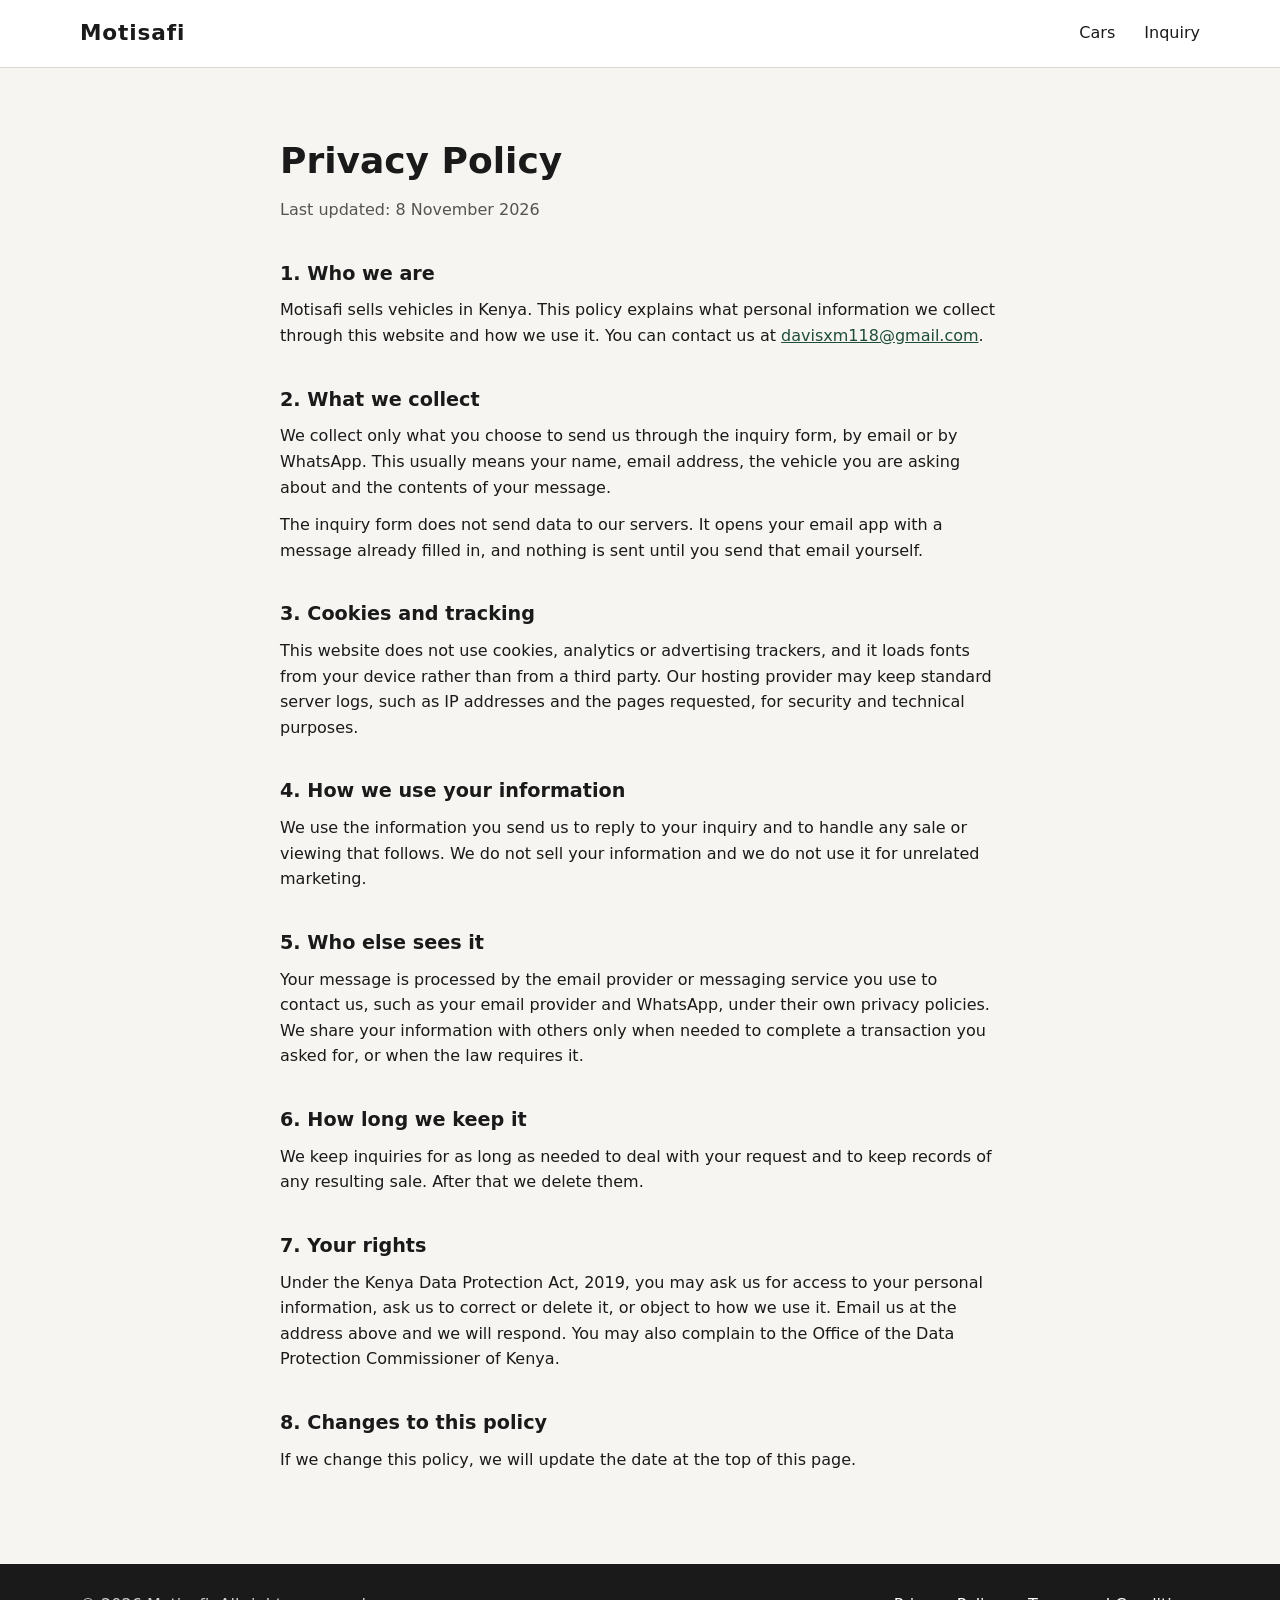
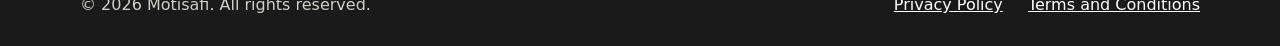
<file: privacy.html>
<!DOCTYPE html>
<html lang="en">
<head>
<meta charset="UTF-8">
<meta name="viewport" content="width=device-width, initial-scale=1.0">
<title>Privacy Policy | Motisafi</title>
<meta name="description" content="How Motisafi handles the personal information you send us.">
<link rel="icon" href="favicon.svg" type="image/svg+xml">
<link rel="stylesheet" href="style.css">
</head>
<body>

<header class="site-header">
  <div class="wrap header-inner">
    <a class="logo" href="index.html">Motisafi</a>
    <nav aria-label="Main">
      <a href="index.html#cars">Cars</a>
      <a href="index.html#contact">Inquiry</a>
    </nav>
  </div>
</header>

<main class="legal">
  <div class="wrap-narrow">
    <h1>Privacy Policy</h1>
    <p class="updated">Last updated: 8 November 2026</p>

    <h2>1. Who we are</h2>
    <p>Motisafi sells vehicles in Kenya. This policy explains what personal information we collect through this website and how we use it. You can contact us at <a href="mailto:davisxm118@gmail.com">davisxm118@gmail.com</a>.</p>

    <h2>2. What we collect</h2>
    <p>We collect only what you choose to send us through the inquiry form, by email or by WhatsApp. This usually means your name, email address, the vehicle you are asking about and the contents of your message.</p>
    <p>The inquiry form does not send data to our servers. It opens your email app with a message already filled in, and nothing is sent until you send that email yourself.</p>

    <h2>3. Cookies and tracking</h2>
    <p>This website does not use cookies, analytics or advertising trackers, and it loads fonts from your device rather than from a third party. Our hosting provider may keep standard server logs, such as IP addresses and the pages requested, for security and technical purposes.</p>

    <h2>4. How we use your information</h2>
    <p>We use the information you send us to reply to your inquiry and to handle any sale or viewing that follows. We do not sell your information and we do not use it for unrelated marketing.</p>

    <h2>5. Who else sees it</h2>
    <p>Your message is processed by the email provider or messaging service you use to contact us, such as your email provider and WhatsApp, under their own privacy policies. We share your information with others only when needed to complete a transaction you asked for, or when the law requires it.</p>

    <h2>6. How long we keep it</h2>
    <p>We keep inquiries for as long as needed to deal with your request and to keep records of any resulting sale. After that we delete them.</p>

    <h2>7. Your rights</h2>
    <p>Under the Kenya Data Protection Act, 2019, you may ask us for access to your personal information, ask us to correct or delete it, or object to how we use it. Email us at the address above and we will respond. You may also complain to the Office of the Data Protection Commissioner of Kenya.</p>

    <h2>8. Changes to this policy</h2>
    <p>If we change this policy, we will update the date at the top of this page.</p>
  </div>
</main>

<footer class="site-footer">
  <div class="wrap footer-inner">
    <p>&copy; 2026 Motisafi. All rights reserved.</p>
    <nav aria-label="Legal">
      <a href="privacy.html">Privacy Policy</a>
      <a href="terms.html">Terms and Conditions</a>
    </nav>
  </div>
</footer>

</body>
</html>
</file>
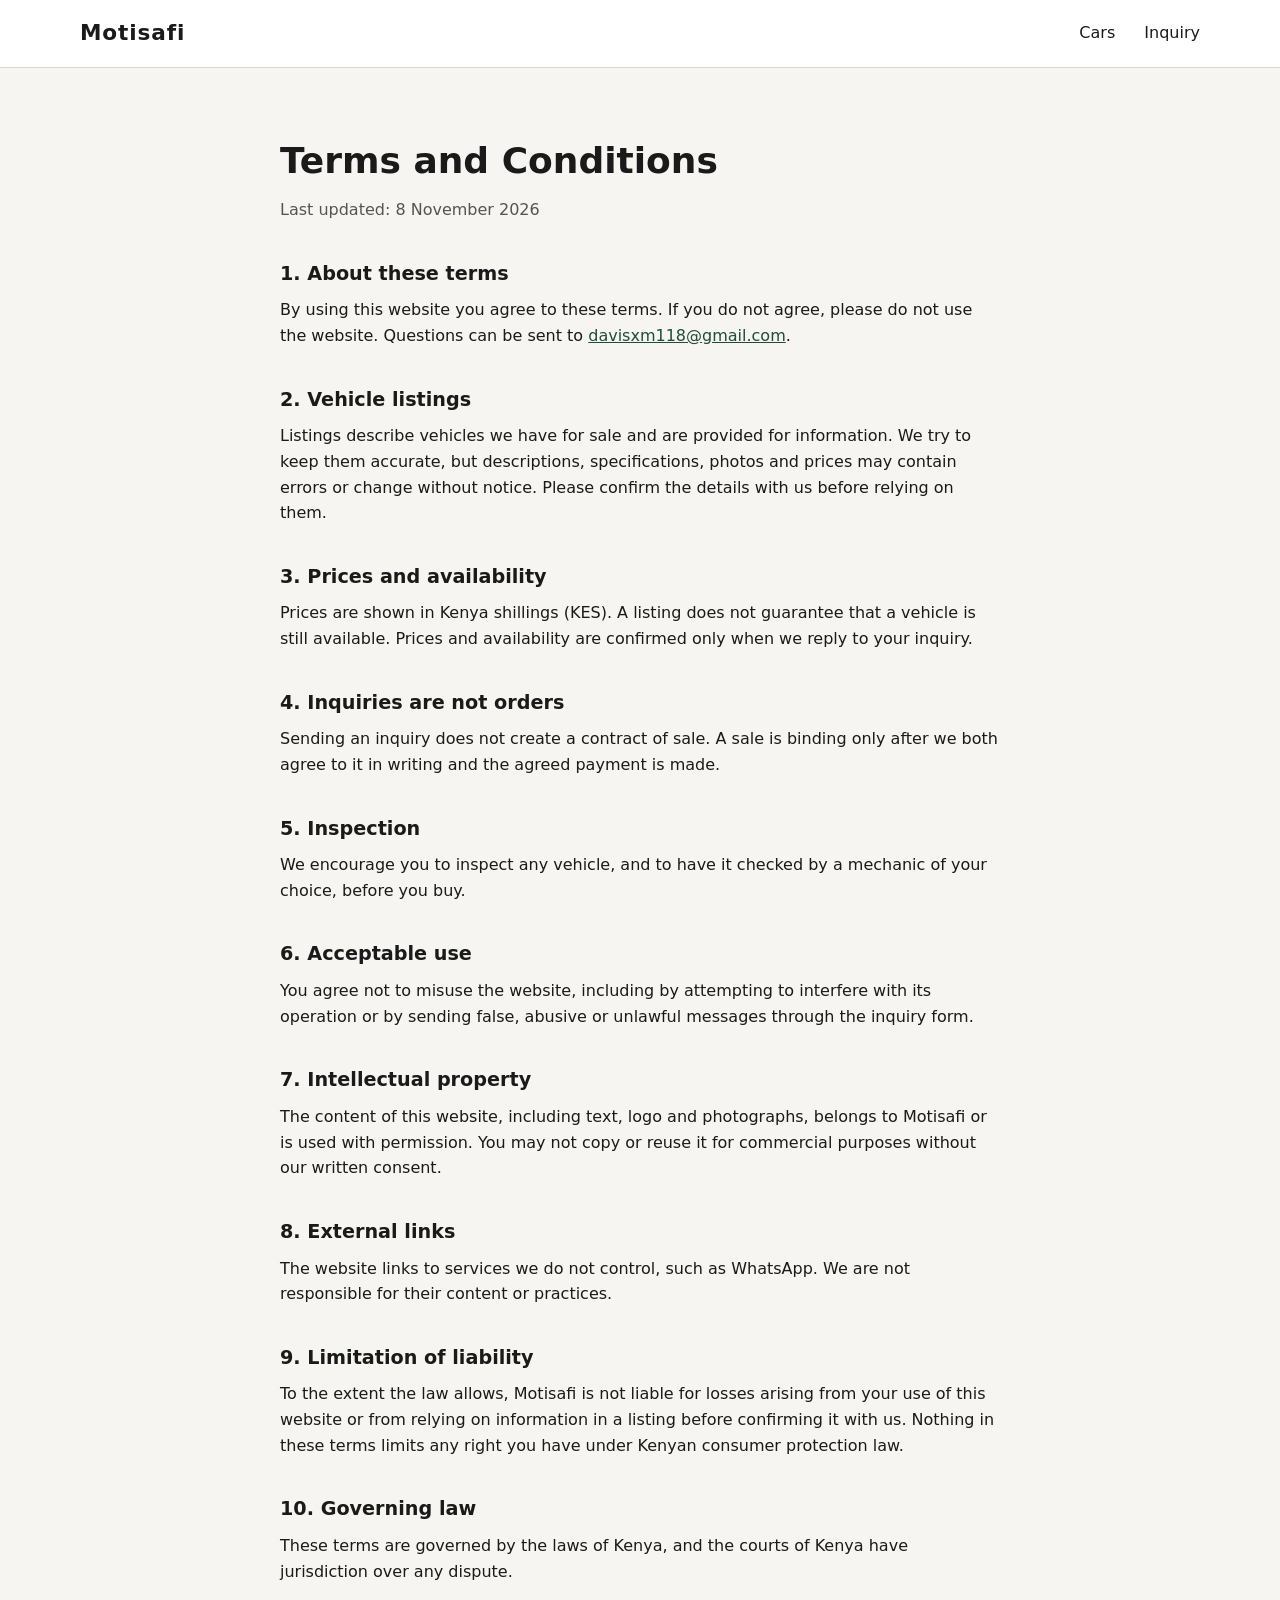
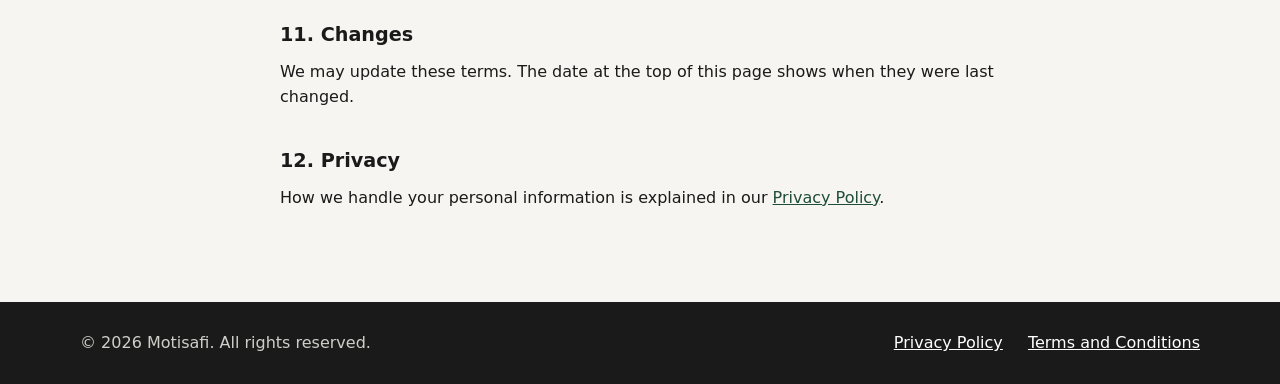
<file: terms.html>
<!DOCTYPE html>
<html lang="en">
<head>
<meta charset="UTF-8">
<meta name="viewport" content="width=device-width, initial-scale=1.0">
<title>Terms and Conditions | Motisafi</title>
<meta name="description" content="The terms for using the Motisafi website and making vehicle inquiries.">
<link rel="icon" href="favicon.svg" type="image/svg+xml">
<link rel="stylesheet" href="style.css">
</head>
<body>

<header class="site-header">
  <div class="wrap header-inner">
    <a class="logo" href="index.html">Motisafi</a>
    <nav aria-label="Main">
      <a href="index.html#cars">Cars</a>
      <a href="index.html#contact">Inquiry</a>
    </nav>
  </div>
</header>

<main class="legal">
  <div class="wrap-narrow">
    <h1>Terms and Conditions</h1>
    <p class="updated">Last updated: 8 November 2026</p>

    <h2>1. About these terms</h2>
    <p>By using this website you agree to these terms. If you do not agree, please do not use the website. Questions can be sent to <a href="mailto:davisxm118@gmail.com">davisxm118@gmail.com</a>.</p>

    <h2>2. Vehicle listings</h2>
    <p>Listings describe vehicles we have for sale and are provided for information. We try to keep them accurate, but descriptions, specifications, photos and prices may contain errors or change without notice. Please confirm the details with us before relying on them.</p>

    <h2>3. Prices and availability</h2>
    <p>Prices are shown in Kenya shillings (KES). A listing does not guarantee that a vehicle is still available. Prices and availability are confirmed only when we reply to your inquiry.</p>

    <h2>4. Inquiries are not orders</h2>
    <p>Sending an inquiry does not create a contract of sale. A sale is binding only after we both agree to it in writing and the agreed payment is made.</p>

    <h2>5. Inspection</h2>
    <p>We encourage you to inspect any vehicle, and to have it checked by a mechanic of your choice, before you buy.</p>

    <h2>6. Acceptable use</h2>
    <p>You agree not to misuse the website, including by attempting to interfere with its operation or by sending false, abusive or unlawful messages through the inquiry form.</p>

    <h2>7. Intellectual property</h2>
    <p>The content of this website, including text, logo and photographs, belongs to Motisafi or is used with permission. You may not copy or reuse it for commercial purposes without our written consent.</p>

    <h2>8. External links</h2>
    <p>The website links to services we do not control, such as WhatsApp. We are not responsible for their content or practices.</p>

    <h2>9. Limitation of liability</h2>
    <p>To the extent the law allows, Motisafi is not liable for losses arising from your use of this website or from relying on information in a listing before confirming it with us. Nothing in these terms limits any right you have under Kenyan consumer protection law.</p>

    <h2>10. Governing law</h2>
    <p>These terms are governed by the laws of Kenya, and the courts of Kenya have jurisdiction over any dispute.</p>

    <h2>11. Changes</h2>
    <p>We may update these terms. The date at the top of this page shows when they were last changed.</p>

    <h2>12. Privacy</h2>
    <p>How we handle your personal information is explained in our <a href="privacy.html">Privacy Policy</a>.</p>
  </div>
</main>

<footer class="site-footer">
  <div class="wrap footer-inner">
    <p>&copy; 2026 Motisafi. All rights reserved.</p>
    <nav aria-label="Legal">
      <a href="privacy.html">Privacy Policy</a>
      <a href="terms.html">Terms and Conditions</a>
    </nav>
  </div>
</footer>

</body>
</html>
</file>
<file: style.css>
:root {
  --bg: #f6f5f1;
  --surface: #ffffff;
  --text: #1a1a1a;
  --muted: #55554f;
  --line: #d9d7d0;
  --accent: #1f4d3a;
  --accent-dark: #163a2b;
  --radius: 4px;
  --font: system-ui, -apple-system, "Segoe UI", Roboto, Arial, sans-serif;
}

*, *::before, *::after { box-sizing: border-box; }

html { scroll-padding-top: 80px; }

body {
  margin: 0;
  background: var(--bg);
  color: var(--text);
  font-family: var(--font);
  line-height: 1.6;
}

img { max-width: 100%; display: block; }

a { color: var(--accent); }

:focus-visible {
  outline: 3px solid var(--accent);
  outline-offset: 2px;
}

.wrap { width: min(1120px, 100% - 40px); margin-inline: auto; }
.wrap-narrow { width: min(720px, 100% - 40px); margin-inline: auto; }

/* Header */
.site-header {
  position: sticky;
  top: 0;
  z-index: 10;
  background: var(--surface);
  border-bottom: 1px solid var(--line);
}

.header-inner {
  display: flex;
  justify-content: space-between;
  align-items: center;
  padding: 16px 0;
  gap: 16px;
}

.logo {
  font-size: 1.35rem;
  font-weight: 700;
  letter-spacing: 0.04em;
  color: var(--text);
  text-decoration: none;
}

.site-header nav a {
  margin-left: 24px;
  color: var(--text);
  text-decoration: none;
  font-weight: 500;
}

.site-header nav a:hover { color: var(--accent); text-decoration: underline; }

/* Buttons */
.btn {
  display: inline-block;
  padding: 13px 26px;
  background: var(--accent);
  color: #fff;
  border: 0;
  border-radius: var(--radius);
  font: inherit;
  font-weight: 600;
  text-decoration: none;
  text-align: center;
  cursor: pointer;
}

.btn:hover { background: var(--accent-dark); }
.btn-block { display: block; margin-top: 20px; }

/* Hero */
.hero {
  padding: 96px 0 88px;
  border-bottom: 1px solid var(--line);
}

.hero h1 {
  margin: 0 0 16px;
  font-size: clamp(2rem, 5vw, 3.25rem);
  line-height: 1.15;
  max-width: 18ch;
}

.hero p {
  margin: 0 0 32px;
  max-width: 52ch;
  font-size: 1.15rem;
  color: var(--muted);
}

/* Cars */
.cars { padding: 80px 0; }

.cars h2, .contact h2 {
  margin: 0 0 32px;
  font-size: 2rem;
}

.car-grid {
  display: grid;
  grid-template-columns: repeat(auto-fit, minmax(290px, 1fr));
  gap: 28px;
}

.car-card {
  background: var(--surface);
  border: 1px solid var(--line);
  border-radius: var(--radius);
  overflow: hidden;
  display: flex;
  flex-direction: column;
}

.car-card img {
  width: 100%;
  aspect-ratio: 4 / 3;
  object-fit: cover;
  background: #e4e3de;
}

.info { padding: 24px; display: flex; flex-direction: column; flex: 1; }
.info h3 { margin: 0 0 6px; font-size: 1.25rem; }
.info p { margin: 0; color: var(--muted); }
.info .btn-block { margin-top: auto; }
.info p:last-of-type { margin-bottom: 20px; }

.price {
  font-size: 1.5rem;
  font-weight: 700;
  color: var(--text) !important;
  margin-bottom: 14px !important;
}

.specs { margin: 0 0 14px; padding: 0; }
.specs div { display: flex; gap: 8px; padding: 6px 0; border-top: 1px solid var(--line); }
.specs div:last-child { border-bottom: 1px solid var(--line); }
.specs dt { font-weight: 600; min-width: 64px; }
.specs dd { margin: 0; color: var(--muted); }

/* Contact */
.contact {
  padding: 80px 0;
  background: var(--surface);
  border-top: 1px solid var(--line);
}

.contact-inner {
  display: grid;
  grid-template-columns: 1fr 1fr;
  gap: 56px;
  align-items: start;
}

.contact p { color: var(--muted); max-width: 52ch; }
.direct { list-style: none; padding: 0; margin: 0; }
.direct li { margin: 8px 0; }

form { display: flex; flex-direction: column; gap: 18px; }
.field { display: flex; flex-direction: column; gap: 6px; }
label { font-weight: 600; font-size: 0.95rem; }

input, select, textarea {
  width: 100%;
  padding: 12px 14px;
  border: 1px solid #a9a79f;
  border-radius: var(--radius);
  background: #fff;
  color: var(--text);
  font: inherit;
}

textarea { resize: vertical; }

.form-error { margin: 0; color: #9b1c1c; font-weight: 600; }
.form-note { margin: 0; font-size: 0.9rem; }

/* Legal pages */
.legal { padding: 64px 0 80px; }
.legal h1 { margin: 0 0 8px; font-size: 2.25rem; }
.legal h2 { margin: 36px 0 8px; font-size: 1.2rem; }
.legal p { margin: 0 0 12px; }
.updated { color: var(--muted); margin-bottom: 24px !important; }

/* Footer */
.site-footer {
  background: #1a1a1a;
  color: #cfcfca;
  padding: 28px 0;
}

.footer-inner {
  display: flex;
  justify-content: space-between;
  flex-wrap: wrap;
  gap: 12px;
}

.footer-inner p { margin: 0; }
.site-footer a { color: #fff; margin-left: 20px; }
.site-footer nav a:first-child { margin-left: 0; }

@media (max-width: 760px) {
  .contact-inner { grid-template-columns: 1fr; gap: 36px; }
  .hero { padding: 64px 0; }
  .cars, .contact { padding: 56px 0; }
}
</file>
